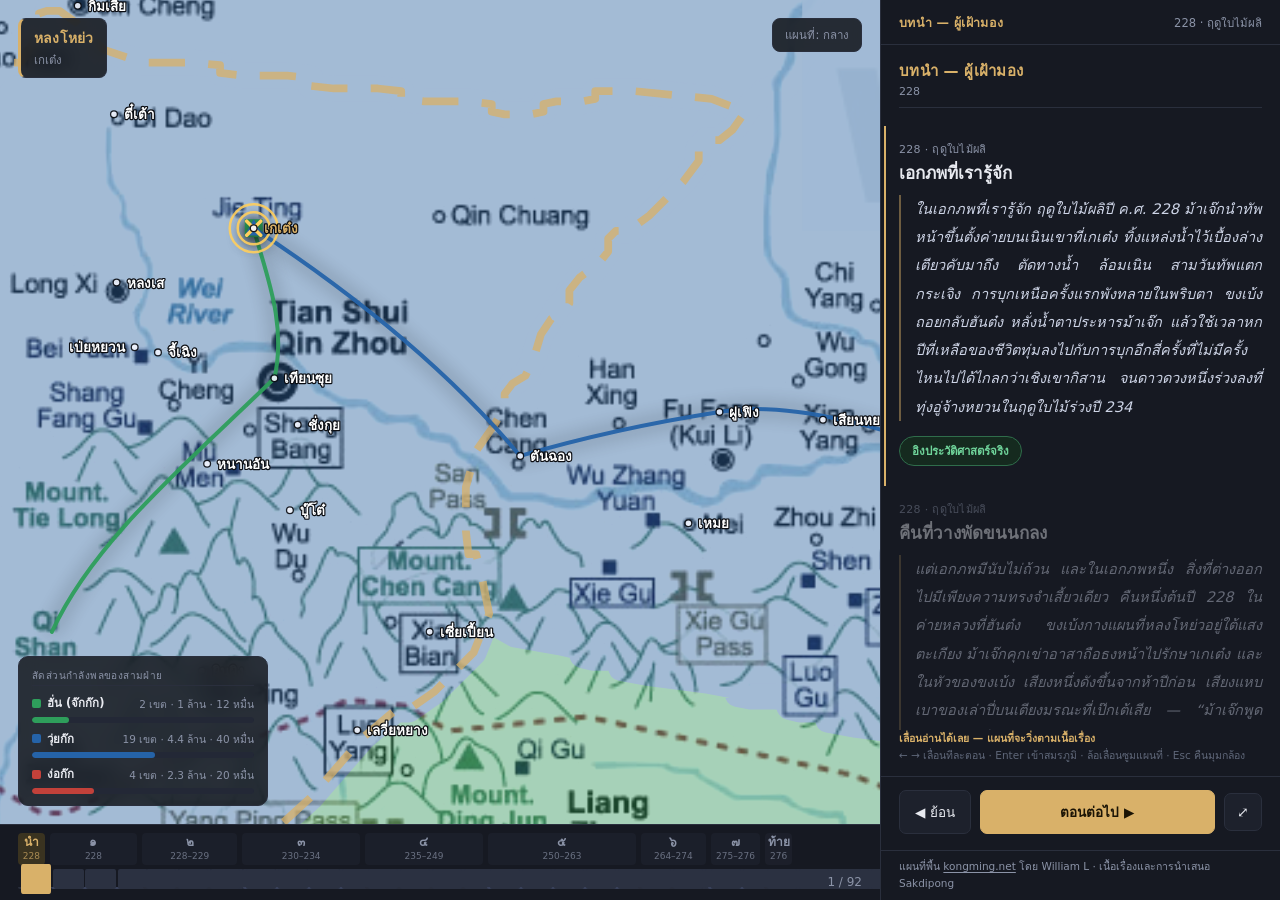
<file: index.html>
<!doctype html>
<html lang="th">
<head>
<meta charset="utf-8">
<meta name="viewport" content="width=device-width,initial-scale=1">
<title>สามก๊ก What If — ถ้าการบุกเหนือครั้งแรกของขงเบ้งสำเร็จ</title>
<link rel="stylesheet" href="css/style.css">
</head>
<body>

<div id="stage">
  <div id="where"></div>
  <button id="mapmode" title="สลับความเข้มของแผนที่พื้น">แผนที่: กลาง</button>
  <div id="hud"></div>
</div>

<div id="time">
  <div id="tstack">
    <div id="chapstrip"></div>
    <div id="track"></div>
  </div>
  <span id="counter">—</span>
</div>

<aside>
  <div class="head">
    <div id="nowchap"></div>
    <div id="nowyear"></div>
  </div>

  <!-- นิยายทั้งเรื่องอยู่ในนี้ เลื่อนอ่านต่อเนื่อง แผนที่วิ่งตามที่อ่าน -->
  <div class="body" id="reader"></div>

  <div class="hint">
    <b>เลื่อนอ่านได้เลย — แผนที่จะวิ่งตามเนื้อเรื่อง</b><br>
    ← → เลื่อนทีละตอน · Enter เข้าสมรภูมิ · ล้อเลื่อนซูมแผนที่ · Esc คืนมุมกล้อง
  </div>

  <div class="foot">
    <button id="btnPrev">◀ ย้อน</button>
    <button id="btnNext">ตอนต่อไป ▶</button>
    <button id="btnReset" title="คืนมุมกล้องทั้งแผ่นดิน">⤢</button>
  </div>

  <!-- DECISIONS §2 ล็อกไว้ว่าเครดิตแผนที่ต้องแสดงท้ายหน้าเสมอ — แผนที่พื้นเป็นงานของคนอื่น -->
  <div class="credit">
    แผนที่พื้น <a href="https://kongming.net/novel/maps/" target="_blank" rel="noopener noreferrer">kongming.net</a> โดย William L ·
    เนื้อเรื่องและการนำเสนอ Sakdipong
  </div>
</aside>

<!-- ══ โหมดสมรภูมิ — แผนที่ยุทธวิธี วาดเวกเตอร์ล้วน ไม่ใช้ภาพ (DECISIONS §5) ══ -->
<div id="battle" hidden>
  <div class="bwrap">
    <header class="bhead">
      <div>
        <h2 id="bTitle"></h2>
        <span id="bYear"></span>
      </div>
      <!-- คำว่า "กลับสู่แผนที่ใหญ่" ถูกซ่อนบนจอมือถือ เหลือแค่ ✕ ไม่งั้นปุ่มล้นออกนอกหัว -->
      <button id="bClose">✕<span class="blong"> กลับสู่แผนที่ใหญ่</span></button>
    </header>

    <div class="bmain">
      <svg id="bsvg" viewBox="0 0 1200 800" preserveAspectRatio="xMidYMid meet"></svg>
      <div class="bside">
        <div class="bsidehead">กำลังพลในสมรภูมิ</div>
        <div id="bRoster"></div>

        <div class="bsidehead" style="margin-top:6px">อ่านแผนที่</div>
        <div id="bTerrainKey"></div>

        <div class="blegend">
          <span><i class="bchip s-triangle"></i> ทหารม้า</span>
          <span><i class="bchip s-square"></i> ทหารราบ</span>
          <span><i class="bchip s-hex"></i> กองเรือ</span>
          <span><i class="bchip s-circle"></i> ป้อม/คลัง</span>
          <span><i class="bchip s-wagon"></i> ขบวนเสบียง</span>
        </div>
      </div>
    </div>

    <footer class="bfoot">
      <div id="bDots"></div>
      <div id="bPhaseNo"></div>
      <p id="bPhaseTxt"></p>
      <div class="bctrl">
        <button id="bPrev">◀ ย้อน</button>
        <button id="bPlay">▶ เล่นต่อเนื่อง</button>
        <button id="bNext">ระยะถัดไป ▶</button>
      </div>
    </footer>
  </div>
</div>

<!-- data ต้องมาก่อน engine เสมอ (DECISIONS กฎ 3 — ไม่มี fetch จะได้เปิดแบบ file:// ได้) -->
<script src="data/names.js"></script>
<script src="data/places.js"></script>
<script src="data/geo.js"></script>
<!-- รูปพื้นที่ที่ขยายจนไม่มีรูโหว่ สร้างจาก geo.js + ชายฝั่งจริง (tools/build_geo.js)
     ลบบรรทัดนี้ทิ้ง = กลับไปใช้รูปที่ลากด้วยมือใน geo.js ทันที -->
<script src="data/geo_fill.js"></script>
<script src="data/routes.js"></script>
<script src="data/timeline.js"></script>
<script src="data/battles/jieting228.js"></script>
<script src="data/battles/chencang229.js"></script>
<script src="data/battles/mei229.js"></script>
<script src="data/battles/twogates230.js"></script>
<script src="data/battles/yongan241.js"></script>
<script src="data/battles/wuguan244.js"></script>
<script src="data/battles/eastern255.js"></script>
<script src="data/battles/xuchang262.js"></script>
<script src="data/battles/xiling272.js"></script>
<script src="data/battles/conquestwu276.js"></script>

<script src="js/labeler.js"></script>
<script src="js/engine.js"></script>
<script src="js/strategic.js"></script>
<script src="js/battle.js"></script>
<script src="js/ui.js"></script>
<script>
  TK.map.init(document.getElementById('stage'));
  TK.battle.bind();
  TK.ui.init();
</script>
</body>
</html>
</file>
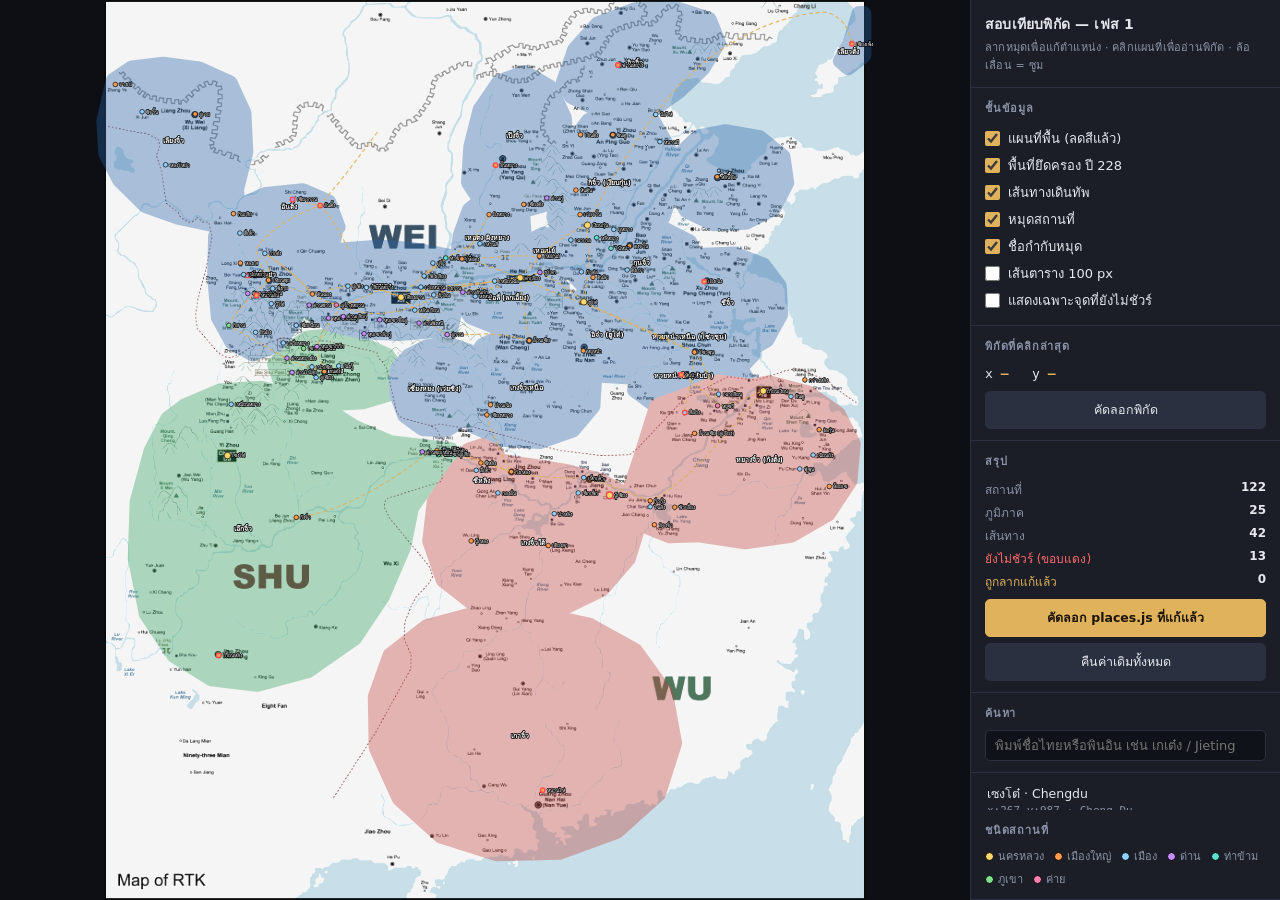
<file: tools/calibrate.html>
<!doctype html>
<html lang="th">
<head>
<meta charset="utf-8">
<title>สอบเทียบพิกัด — Three Kingdoms What If</title>
<style>
  :root{
    --han:#2E9E5B; --wei:#2563A8; --wu:#C2413A; --none:#9AA0A6;
    --bg:#12141a; --panel:#1b1e26; --line:#2c3040; --text:#e6e8ee; --dim:#8b93a7;
    --accent:#e0b25c;
  }
  *{box-sizing:border-box; margin:0; padding:0}
  html,body{height:100%; overflow:hidden}
  body{
    background:var(--bg); color:var(--text);
    font-family:"Leelawadee UI","Segoe UI",Tahoma,system-ui,sans-serif;
    display:flex;
  }

  /* ── แผนที่ ── */
  #stage{flex:1; position:relative; background:#0d0f14; cursor:grab}
  #stage.grabbing{cursor:grabbing}
  svg{width:100%; height:100%; display:block}
  #basemap{filter:saturate(.30) brightness(1.12) contrast(.92)}

  /* stroke สีเดียวกับ fill = ขยายรูปออกด้านละ ~17px
     ปิดช่องว่างระหว่างภูมิภาคโดยไม่ต้องแก้พิกัด และลบมุมเหลี่ยมให้ดูเป็นดินแดนจริง
     ตั้ง opacity ที่ <g> ไม่ใช่ที่ path — ไม่งั้น stroke ทับ fill แล้วเกิดขอบเข้มรอบรูป */
  #gRegions{opacity:.36}
  .region{stroke-width:34; stroke-linejoin:round; cursor:pointer}
  .region:hover{filter:brightness(1.5)}
  .region-label{fill:#fff; font-size:15px; font-weight:600; text-anchor:middle;
    paint-order:stroke; stroke:#000; stroke-width:3.5px; stroke-linejoin:round; pointer-events:none}

  .route{fill:none; stroke:var(--accent); stroke-width:2.6; stroke-dasharray:9 6; opacity:.9}
  .route-hit{fill:none; stroke:transparent; stroke-width:14; cursor:pointer}

  .pin{cursor:move}
  .pin circle{stroke:#000; stroke-width:1.4}
  .pin.t-capital circle{fill:#ffd76a; r:7}
  .pin.t-city    circle{fill:#ff9d4d}
  .pin.t-town    circle{fill:#8fd0ff}
  .pin.t-pass    circle{fill:#c88cff}
  .pin.t-ford    circle{fill:#5ee0d0}
  .pin.t-mountain circle{fill:#7ee08a}
  .pin.t-camp    circle{fill:#ff7fb0}
  .pin.needs-check circle{stroke:#ff4d4d; stroke-width:3}
  .pin.moved circle{stroke:var(--accent); stroke-width:3}
  .pin text{fill:#fff; font-size:11px; paint-order:stroke; stroke:#000;
    stroke-width:3px; stroke-linejoin:round; pointer-events:none}
  .pin.hi circle{stroke:#fff; stroke-width:4}

  #grid line{stroke:#5cf; stroke-width:.5; opacity:.3}
  #grid text{fill:#5cf; font-size:9px; opacity:.75}

  /* ── แผงควบคุม ── */
  aside{
    width:310px; flex:none; background:var(--panel); border-left:1px solid var(--line);
    display:flex; flex-direction:column; overflow:hidden;
  }
  aside h1{font-size:14px; padding:13px 14px; border-bottom:1px solid var(--line); letter-spacing:.2px}
  aside h1 small{display:block; color:var(--dim); font-weight:400; font-size:11px; margin-top:3px}
  .sec{padding:11px 14px; border-bottom:1px solid var(--line)}
  .sec h2{font-size:11px; color:var(--dim); text-transform:uppercase;
    letter-spacing:.8px; margin-bottom:8px; font-weight:600}
  label.chk{display:flex; align-items:center; gap:8px; font-size:13px; padding:3px 0; cursor:pointer}
  input[type=checkbox]{accent-color:var(--accent); width:15px; height:15px}
  input[type=search]{
    width:100%; background:#0f1218; border:1px solid var(--line); color:var(--text);
    padding:7px 9px; border-radius:5px; font-size:13px; font-family:inherit;
  }
  #readout{font-family:Consolas,monospace; font-size:13px; line-height:1.7}
  #readout b{color:var(--accent)}
  .stat{display:flex; justify-content:space-between; font-size:12px; padding:2px 0; color:var(--dim)}
  .stat b{color:var(--text)}
  button{
    width:100%; background:#2a3040; color:var(--text); border:1px solid var(--line);
    padding:8px; border-radius:5px; font-size:12.5px; cursor:pointer;
    font-family:inherit; margin-top:6px;
  }
  button:hover{background:#333b4f; border-color:var(--accent)}
  button.primary{background:var(--accent); color:#1a1408; border-color:var(--accent); font-weight:600}
  #hits{flex:1; overflow-y:auto; padding:6px 8px}
  #hits .row{padding:6px 8px; border-radius:5px; cursor:pointer; font-size:12.5px; line-height:1.45}
  #hits .row:hover{background:#252b38}
  #hits .row small{color:var(--dim); display:block; font-family:Consolas,monospace; font-size:11px}
  #hits .row.flag{border-left:3px solid #ff4d4d; padding-left:7px}
  #toast{
    position:fixed; left:50%; bottom:26px; transform:translateX(-50%);
    background:var(--accent); color:#1a1408; padding:10px 20px; border-radius:6px;
    font-size:13px; font-weight:600; opacity:0; transition:opacity .25s; pointer-events:none;
  }
  #toast.on{opacity:1}
  .legend{display:flex; flex-wrap:wrap; gap:5px 10px; font-size:11px; color:var(--dim)}
  .legend i{display:inline-block; width:9px; height:9px; border-radius:50%;
    margin-right:4px; vertical-align:-1px; border:1px solid #000}
</style>
</head>
<body>

<div id="stage">
  <svg id="map" viewBox="0 0 1650 1950" preserveAspectRatio="xMidYMid meet">
    <image id="basemap" href="../assets/map.jpg" x="0" y="0" width="1650" height="1950"/>
    <g id="gRegions"></g>
    <g id="gRegionLabels"></g>
    <g id="gRoutes"></g>
    <g id="grid"></g>
    <g id="gPins"></g>
  </svg>
</div>

<aside>
  <h1>สอบเทียบพิกัด — เฟส 1
    <small>ลากหมุดเพื่อแก้ตำแหน่ง · คลิกแผนที่เพื่ออ่านพิกัด · ล้อเลื่อน = ซูม</small></h1>

  <div class="sec">
    <h2>ชั้นข้อมูล</h2>
    <label class="chk"><input type="checkbox" id="cBase" checked> แผนที่พื้น (ลดสีแล้ว)</label>
    <label class="chk"><input type="checkbox" id="cRegions" checked> พื้นที่ยึดครอง ปี 228</label>
    <label class="chk"><input type="checkbox" id="cRoutes" checked> เส้นทางเดินทัพ</label>
    <label class="chk"><input type="checkbox" id="cPins" checked> หมุดสถานที่</label>
    <label class="chk"><input type="checkbox" id="cLabels" checked> ชื่อกำกับหมุด</label>
    <label class="chk"><input type="checkbox" id="cGrid"> เส้นตาราง 100 px</label>
    <label class="chk"><input type="checkbox" id="cOnlyChk"> แสดงเฉพาะจุดที่ยังไม่ชัวร์</label>
  </div>

  <div class="sec">
    <h2>พิกัดที่คลิกล่าสุด</h2>
    <div id="readout">x <b>—</b> &nbsp; y <b>—</b></div>
    <button id="bCopy">คัดลอกพิกัด</button>
  </div>

  <div class="sec">
    <h2>สรุป</h2>
    <div class="stat"><span>สถานที่</span><b id="nPlaces">0</b></div>
    <div class="stat"><span>ภูมิภาค</span><b id="nRegions">0</b></div>
    <div class="stat"><span>เส้นทาง</span><b id="nRoutes">0</b></div>
    <div class="stat"><span style="color:#ff6b6b">ยังไม่ชัวร์ (ขอบแดง)</span><b id="nChk">0</b></div>
    <div class="stat"><span style="color:#e0b25c">ถูกลากแก้แล้ว</span><b id="nMoved">0</b></div>
    <button id="bExport" class="primary">คัดลอก places.js ที่แก้แล้ว</button>
    <button id="bReset">คืนค่าเดิมทั้งหมด</button>
  </div>

  <div class="sec">
    <h2>ค้นหา</h2>
    <input type="search" id="q" placeholder="พิมพ์ชื่อไทยหรือพินอิน เช่น เกเต๋ง / Jieting">
  </div>

  <div id="hits"></div>

  <div class="sec">
    <h2>ชนิดสถานที่</h2>
    <div class="legend">
      <span><i style="background:#ffd76a"></i>นครหลวง</span>
      <span><i style="background:#ff9d4d"></i>เมืองใหญ่</span>
      <span><i style="background:#8fd0ff"></i>เมือง</span>
      <span><i style="background:#c88cff"></i>ด่าน</span>
      <span><i style="background:#5ee0d0"></i>ท่าข้าม</span>
      <span><i style="background:#7ee08a"></i>ภูเขา</span>
      <span><i style="background:#ff7fb0"></i>ค่าย</span>
    </div>
  </div>
</aside>

<div id="toast"></div>

<script src="../data/names.js"></script>
<script src="../data/places.js"></script>
<script src="../data/geo.js"></script>
<script src="../data/routes.js"></script>
<script>
(function(){
  const SVG = "http://www.w3.org/2000/svg";
  const svg  = document.getElementById('map');
  const stage= document.getElementById('stage');
  const P = TK.places, R = TK.regions, RT = TK.routes, F = TK.factions;
  const ORIG = JSON.parse(JSON.stringify(P));      // สำเนาต้นฉบับไว้ reset
  const moved = new Set();
  const el = id => document.getElementById(id);
  const mk = (n,a={}) => { const e=document.createElementNS(SVG,n);
    for(const k in a) e.setAttribute(k,a[k]); return e; };

  /* ── วาดภูมิภาค ── */
  for(const id in R){
    const r = R[id];
    const p = mk('path',{d:r.d, class:'region',
                         fill:F[r.owner].color, stroke:F[r.owner].color});
    p.dataset.id = id;
    const rti = mk('title');
    rti.textContent = `${r.th} (${r.py}) — ${F[r.owner].th}`;
    p.append(rti);
    el('gRegions').append(p);
    if(r.labelAt){
      const t = mk('text',{x:r.labelAt[0], y:r.labelAt[1], class:'region-label'});
      t.textContent = r.th;
      el('gRegionLabels').append(t);
    }
  }

  /* ── วาดเส้นทาง ── */
  for(const id in RT){
    const rt = RT[id];
    const hit = mk('path',{d:rt.d, class:'route-hit'});
    const hti = mk('title');
    hti.textContent = rt.th;
    hit.append(hti);
    el('gRoutes').append(hit);
    el('gRoutes').append(mk('path',{d:rt.d, class:'route'}));
  }

  /* ── วาดหมุด ── */
  const pinOf = {};
  for(const id in P){
    const pl = P[id];
    const g = mk('g',{class:`pin t-${pl.type}` + (pl.chk?' needs-check':'')});
    g.dataset.id = id;
    g.append(mk('circle',{cx:pl.x, cy:pl.y, r: pl.type==='capital'?7:5}));
    const t = mk('text',{x:pl.x+9, y:pl.y+4});
    t.textContent = pl.th;
    g.append(t);
    const ti = mk('title');
    ti.textContent = `${pl.th} / ${pl.py}\nบนแผนที่: ${pl.map || '— ไม่มีป้าย —'}\nx:${pl.x} y:${pl.y}`;
    g.append(ti);
    el('gPins').append(g);
    pinOf[id] = g;
  }

  /* ── เส้นตาราง ── */
  (function(){ const g = el('grid');
    for(let x=0; x<=1650; x+=100){
      g.append(mk('line',{x1:x,y1:0,x2:x,y2:1950}));
      const t=mk('text',{x:x+3,y:12}); t.textContent=x; g.append(t);
    }
    for(let y=0; y<=1950; y+=100){
      g.append(mk('line',{x1:0,y1:y,x2:1650,y2:y}));
      const t=mk('text',{x:3,y:y-3}); t.textContent=y; g.append(t);
    }
  })();

  /* ── สลับชั้น ── */
  const layer = (cb, node, disp='') =>
    el(cb).onchange = e => node.style.display = e.target.checked ? disp : 'none';
  layer('cBase',    el('basemap'));
  layer('cRegions', el('gRegions'));
  layer('cRoutes',  el('gRoutes'));
  layer('cPins',    el('gPins'));
  el('cRegions').addEventListener('change', e =>
    el('gRegionLabels').style.display = e.target.checked ? '' : 'none');
  el('cGrid').onchange = e => el('grid').style.display = e.target.checked ? '' : 'none';
  el('grid').style.display = 'none';
  el('cLabels').onchange = e =>
    el('gPins').querySelectorAll('text').forEach(t =>
      t.style.display = e.target.checked ? '' : 'none');
  el('cOnlyChk').onchange = e =>
    Object.entries(pinOf).forEach(([id,g]) =>
      g.style.display = (!e.target.checked || P[id].chk) ? '' : 'none');

  /* ── แปลงพิกัดจอ → พิกัดแผนที่ ── */
  function toMap(evt){
    const pt = svg.createSVGPoint();
    pt.x = evt.clientX; pt.y = evt.clientY;
    const m = pt.matrixTransform(svg.getScreenCTM().inverse());
    return {x: Math.round(m.x), y: Math.round(m.y)};
  }

  /* ── ซูม / แพน viewBox (พิสูจน์กลไกตาม DECISIONS §5) ── */
  let vb = {x:0, y:0, w:1650, h:1950};
  const applyVB = () => svg.setAttribute('viewBox', `${vb.x} ${vb.y} ${vb.w} ${vb.h}`);

  stage.addEventListener('wheel', e => {
    e.preventDefault();
    const p = toMap(e);
    const k = e.deltaY > 0 ? 1.15 : 1/1.15;
    const nw = Math.min(1650*2, Math.max(120, vb.w*k));
    const nh = nw * (1950/1650);
    vb.x = p.x - (p.x - vb.x) * (nw/vb.w);
    vb.y = p.y - (p.y - vb.y) * (nh/vb.h);
    vb.w = nw; vb.h = nh;
    applyVB();
  }, {passive:false});

  let panFrom = null, dragId = null;

  stage.addEventListener('mousedown', e => {
    const pin = e.target.closest('.pin');
    if(pin){ dragId = pin.dataset.id; e.preventDefault(); return; }
    panFrom = {mx:e.clientX, my:e.clientY, vx:vb.x, vy:vb.y};
    stage.classList.add('grabbing');
  });

  window.addEventListener('mousemove', e => {
    if(dragId){
      const p = toMap(e);
      P[dragId].x = p.x; P[dragId].y = p.y;
      const g = pinOf[dragId];
      g.querySelector('circle').setAttribute('cx', p.x);
      g.querySelector('circle').setAttribute('cy', p.y);
      g.querySelector('text').setAttribute('x', p.x+9);
      g.querySelector('text').setAttribute('y', p.y+4);
      g.classList.add('moved');
      moved.add(dragId);
      show(p); stats();
      return;
    }
    if(panFrom){
      const sc = vb.w / stage.clientWidth;
      vb.x = panFrom.vx - (e.clientX - panFrom.mx) * sc;
      vb.y = panFrom.vy - (e.clientY - panFrom.my) * sc;
      applyVB();
    }
  });

  window.addEventListener('mouseup', () => {
    dragId = null; panFrom = null; stage.classList.remove('grabbing');
  });

  /* ── อ่านพิกัดจากการคลิก ── */
  let last = {x:0,y:0};
  const show = p => { last = p;
    el('readout').innerHTML = `x <b>${p.x}</b> &nbsp; y <b>${p.y}</b>`; };
  stage.addEventListener('click', e => { if(!panMoved) show(toMap(e)); });
  let panMoved = false;
  stage.addEventListener('mousedown', () => panMoved = false);
  stage.addEventListener('mousemove', () => { if(panFrom) panMoved = true; });

  el('bCopy').onclick = () => copy(`x:${last.x}, y:${last.y}`, 'คัดลอกพิกัดแล้ว');

  /* ── ค้นหา + บินไปหา ── */
  function flyTo(id){
    const pl = P[id];
    vb.w = 340; vb.h = 340*(1950/1650);
    vb.x = pl.x - vb.w/2; vb.y = pl.y - vb.h/2;
    applyVB();
    Object.values(pinOf).forEach(g => g.classList.remove('hi'));
    pinOf[id].classList.add('hi');
    show({x:pl.x, y:pl.y});
  }
  function render(term){
    const t = (term||'').trim().toLowerCase();
    const list = Object.entries(P)
      .filter(([id,pl]) => !t || pl.th.includes(t) ||
              pl.py.toLowerCase().includes(t) || id.includes(t))
      .slice(0, 120);
    el('hits').innerHTML = list.map(([id,pl]) =>
      `<div class="row${pl.chk?' flag':''}" data-id="${id}">${pl.th} · ${pl.py}
        <small>x:${pl.x} y:${pl.y} · ${pl.map || 'ไม่มีป้ายบนแผนที่'}</small></div>`).join('');
    el('hits').querySelectorAll('.row').forEach(r =>
      r.onclick = () => flyTo(r.dataset.id));
  }
  el('q').oninput = e => render(e.target.value);

  /* ── ส่งออก / คืนค่า ── */
  el('bExport').onclick = () => {
    const body = Object.entries(P).map(([id,p]) => {
      const f = [`th:"${p.th}"`, `py:"${p.py}"`, `map:${p.map===null?'null':`"${p.map}"`}`,
                 `x:${p.x}`, `y:${p.y}`, `type:"${p.type}"`];
      if(p.chk) f.push('chk:true');
      return `  ${id}: { ${f.join(', ')} }`;
    }).join(',\n');
    copy(`window.TK = window.TK || {};\nwindow.TK.places = {\n${body}\n};\n`,
         `คัดลอก places.js แล้ว (แก้ ${moved.size} จุด)`);
  };
  el('bReset').onclick = () => {
    for(const id in ORIG){
      P[id].x = ORIG[id].x; P[id].y = ORIG[id].y;
      const g = pinOf[id];
      g.querySelector('circle').setAttribute('cx', P[id].x);
      g.querySelector('circle').setAttribute('cy', P[id].y);
      g.querySelector('text').setAttribute('x', P[id].x+9);
      g.querySelector('text').setAttribute('y', P[id].y+4);
      g.classList.remove('moved');
    }
    moved.clear(); stats(); render(el('q').value);
    toast('คืนค่าเดิมแล้ว');
  };

  function copy(text, msg){
    navigator.clipboard.writeText(text).then(() => toast(msg))
      .catch(() => {                                   // file:// บางเครื่องบล็อก clipboard
        const ta = document.createElement('textarea');
        ta.value = text; document.body.append(ta); ta.select();
        document.execCommand('copy'); ta.remove(); toast(msg);
      });
  }
  let tid;
  function toast(m){
    const t = el('toast'); t.textContent = m; t.classList.add('on');
    clearTimeout(tid); tid = setTimeout(() => t.classList.remove('on'), 1800);
  }

  function stats(){
    el('nPlaces').textContent  = Object.keys(P).length;
    el('nRegions').textContent = Object.keys(R).length;
    el('nRoutes').textContent  = Object.keys(RT).length;
    el('nChk').textContent     = Object.values(P).filter(p => p.chk).length;
    el('nMoved').textContent   = moved.size;
  }

  stats(); render('');
})();
</script>
</body>
</html>
</file>
<file: css/style.css>
/* style.css — เฟส 2 (shell) · design pass เต็มอยู่ในเฟส 6 */

:root{
  --han:#2E9E5B; --wei:#2563A8; --wu:#C2413A;
  --bg:#0e1015; --panel:#161922; --panel2:#1d212c; --line:#2a2f3d;
  --text:#e8eaf0; --dim:#8b93a7; --gold:#d9b169;
  --pad:18px;
}
*{box-sizing:border-box; margin:0; padding:0}
html,body{height:100%; overflow:hidden}
body{
  background:var(--bg); color:var(--text);
  font-family:"Leelawadee UI","Segoe UI",Tahoma,system-ui,sans-serif;
  display:grid;
  /* ⚠ ต้องเป็น minmax(0,1fr) ไม่ใช่ 1fr เฉย ๆ
     `1fr` ย่อมาจาก minmax(auto,1fr) ซึ่ง auto = ขนาดต่ำสุดของเนื้อหาข้างใน
     <svg viewBox="0 0 1650 1950"> มีสัดส่วนในตัว เบราว์เซอร์จึงคิดขนาดขั้นต่ำให้
     แล้วคอลัมน์แผนที่บานเกินพื้นที่จริง ดันพาเนลนิยายออกนอกจอ
     (ใส่ min-width:0 ที่ตัว element อย่างเดียวไม่พอ ต้องแก้ที่ track ของ grid ด้วย) */
  grid-template-columns:minmax(0,1fr) 400px;
  grid-template-rows:minmax(0,1fr) auto;
  grid-template-areas:"map side" "time side";
}

/* ══ แผนที่ ══
   ⚠ min-height/min-width:0 ห้ามตัดออก
   grid item มีค่าปริยาย min-height:auto = หดต่ำกว่าเนื้อหาข้างในไม่ได้
   และ <svg viewBox="0 0 1650 1950"> ที่ width:100% มีสัดส่วนในตัว
   เบราว์เซอร์จึงคิดความสูงให้เป็น กว้าง×(1950/1650) — จอกว้าง 1900px = สูง 2245px
   แถวแผนที่จะบานตามนั้นแล้วดันพาเนลนิยายกับแถบเวลาตกขอบจอไปทั้งหมด */
#stage{grid-area:map; position:relative; overflow:hidden; background:#0b0d12; cursor:grab;
  min-height:0; min-width:0}
#stage.grabbing{cursor:grabbing}
#tkmap{width:100%; height:100%; display:block; touch-action:none;
  min-height:0; min-width:0}
/* ความเข้มของแผนที่พื้น — เดิมฟอกจนซีดเพื่อให้ชื่อไทยชนะชื่ออังกฤษที่พิมพ์ติดมากับภาพ
   ซึ่งเป็นการแก้ผิดจุด (ทำลายแผนที่เพื่อช่วยตัวหนังสือ)
   ที่ถูกคือให้ป้ายมีฮาโลของตัวเองแล้วคืนสีภูมิประเทศให้เห็นแม่น้ำกับภูเขา
   กดปุ่มมุมขวาบนสลับได้สามระดับ */
#basemap{filter:saturate(.45) brightness(1.04) contrast(.9); transition:filter .3s ease}
#stage.map-faint #basemap{filter:saturate(.18) brightness(1.30) contrast(.72)}
#stage.map-rich  #basemap{filter:saturate(.85) brightness(.96) contrast(1)}

#mapmode{position:absolute; right:var(--pad); top:var(--pad); z-index:5;
  background:rgba(14,16,21,.84); backdrop-filter:blur(9px);
  border:1px solid var(--line); border-radius:8px; padding:7px 12px;
  font-size:11.5px; color:var(--dim); cursor:pointer; font-family:inherit}
#mapmode:hover{color:var(--text); border-color:var(--gold)}

/* กันเส้นที่ลืมสั่ง fill ไม่ให้กลายเป็นก้อนทึบ — ยกเว้นชั้นพื้นที่ยึดครองที่ต้องระบายจริง */
#tkmap path:not(.region){fill:none}

#L-regions{opacity:.38}
/* เคยเป็น 34 เพื่อ "พอง" รูปให้ไปปิดรอยต่อระหว่างโพลิกอนที่ลากด้วยมือแล้วไม่ชนกัน
   ผลข้างเคียงคือมุมมนหมดจนดูเหมือนแต้มสี และสีล้นลงทะเล
   ตอนนี้รูปมาจาก geo_fill.js ซึ่งชนกันเองพอดีอยู่แล้ว
   เหลือไว้ 10 (พองออกด้านละ 5) เพื่อกลบเสี้ยวขาวที่การลดจุดกินขอบเข้ามา
   เพื่อนบ้านทับกันนิดหน่อยไม่เป็นไร เพราะจุดที่ทับคือเส้นแบ่งที่ติดกันอยู่แล้ว */
.region{stroke-width:10; stroke-linejoin:round;
  transition:fill .9s ease, stroke .9s ease}
.region.flip{animation:flip 1.1s ease}
@keyframes flip{0%{filter:brightness(2.4)} 100%{filter:none}}

/* ป้ายบอกว่าตอนนี้กล้องกำลังเล็งอะไรอยู่ */
#where{position:absolute; left:var(--pad); top:var(--pad); z-index:5;
  background:rgba(14,16,21,.84); backdrop-filter:blur(9px);
  border:1px solid var(--line); border-left:3px solid var(--gold);
  border-radius:8px; padding:8px 13px; pointer-events:none;
  opacity:0; transform:translateY(-5px); transition:opacity .3s ease, transform .3s ease}
#where.on{opacity:1; transform:none}
#where b{display:block; font-size:14px; color:var(--gold); letter-spacing:.2px}
#where span{display:block; font-size:11.5px; color:var(--dim); margin-top:2px}

/* กรอบเน้นเขตที่กำลังดู */
.region-focus{fill:none; stroke:var(--gold); stroke-width:3; stroke-opacity:.75;
  stroke-dasharray:14 9; stroke-linejoin:round; pointer-events:none;
  animation:focusIn .6s ease}
@keyframes focusIn{from{stroke-opacity:0} to{stroke-opacity:.75}}

.pin circle{fill:#f3f6ff; stroke:#0b0d12; stroke-width:1.4; opacity:.9}
.pin.t-capital circle{fill:var(--gold); stroke-width:2}

/* ป้ายกับหมุดเฟดหายระหว่างกล้องเคลื่อน แล้วโผล่กลับมาตอนนิ่ง
   ทั้งเร็วกว่าและดูดีกว่าปล่อยให้วิ่งสะบัดตามกล้อง */
#L-labels, #L-pins{transition:opacity .28s ease}

.plabel{
  fill:#fff; font-weight:600; paint-order:stroke;
  stroke:#0b0d12; stroke-linejoin:round; pointer-events:none;
  dominant-baseline:alphabetic;
}
.plabel.hot{fill:var(--gold)}

/* หมุด/ลูกศร/ปะทะ ของฉากปัจจุบัน */
.mk-halo{fill:var(--gold); opacity:.22; animation:pulse 2.2s ease-in-out infinite}
.mk-dot{fill:var(--gold); stroke:#0b0d12; stroke-width:1.5}
.mk-label{fill:var(--gold); font-weight:700;
  paint-order:stroke; stroke:#0b0d12; stroke-linejoin:round}
@keyframes pulse{0%,100%{r:13; opacity:.22} 50%{r:19; opacity:.06}}

.mk-route{fill:none; stroke-width:4; stroke-linecap:round; opacity:.95;
  filter:drop-shadow(0 0 4px rgba(0,0,0,.6))}
/* ถอยทัพ: เส้นจางกว่าและหน่วยเป็นโครงกลวง ให้อ่านออกทันทีว่าไม่ใช่การบุก */
.mk-route.retreat{opacity:.6}
.mk-unit.retreat{opacity:.85}
.mk-unit{filter:drop-shadow(0 1px 3px rgba(0,0,0,.8))}
/* บั๊กเดียวกับวงไฟในสมรภูมิ — ต้องมี transform-box ไม่งั้นวงแหวนเหวี่ยงหลุดตำแหน่ง */
.mk-clash-ring{fill:none; stroke:#ffcf5c; stroke-width:2.5; opacity:.9;
  animation:ring 1.6s ease-out infinite;
  transform-box:fill-box; transform-origin:center}
.mk-clash-ring.r2{animation-delay:.55s}
.mk-clash-x{fill:none; stroke:#ffcf5c; stroke-width:3.5; stroke-linecap:round}
@keyframes ring{0%{transform:scale(.5); opacity:1} 100%{transform:scale(1.5); opacity:0}}

/* ══ แถบเวลา ══ */
#time{grid-area:time; background:var(--panel); border-top:1px solid var(--line);
  padding:8px var(--pad) 11px; display:flex; align-items:flex-end; gap:14px}
#tstack{flex:1; display:flex; flex-direction:column; gap:4px; min-width:0}

/* แถวภาค — กดกระโดดไปต้นภาคได้ */
#chapstrip{display:flex; gap:5px}
.chapbtn{flex:1 1 0; min-width:0; padding:3px 2px 4px; border:0; border-radius:4px;
  background:#21263280; color:var(--dim); cursor:pointer; line-height:1.15;
  display:flex; flex-direction:column; align-items:center; gap:1px;
  transition:background .18s, color .18s}
.chapbtn b{font-size:12px; font-weight:700}
.chapbtn i{font-size:9px; font-style:normal; opacity:.7; white-space:nowrap;
  overflow:hidden; text-overflow:clip}
.chapbtn:hover{background:#2e3546; color:var(--text)}
.chapbtn.now{background:#3a3320; color:var(--gold)}

#track{display:flex; gap:5px; height:20px; cursor:ew-resize; touch-action:none}
#chapstrip{touch-action:none}
#track.scrubbing .tcell{transition:none}
.hint b{color:var(--gold); font-weight:600}
.tgrp{display:flex; gap:2px; flex:1 1 0; min-width:0; padding:0 3px;
  border-bottom:2px solid var(--line); border-radius:2px}
.tgrp:nth-child(even){border-bottom-color:#39415a}
.tcell{flex:1; min-width:5px; border:0; border-radius:2px; cursor:pointer;
  background:#2b3141; transition:background .2s, transform .15s}
.tcell:hover{background:#48516b; transform:scaleY(1.25)}
.tcell.done{background:#4a5570}
.tcell.now{background:var(--gold); transform:scaleY(1.5)}
#counter{color:var(--dim); font-size:12px; font-variant-numeric:tabular-nums; min-width:56px;
  text-align:right}

/* ══ HUD ══ */
#hud{position:absolute; left:var(--pad); bottom:var(--pad); width:250px;
  background:rgba(14,16,21,.82); backdrop-filter:blur(9px);
  border:1px solid var(--line); border-radius:10px; padding:11px 13px;
  display:flex; flex-direction:column; gap:7px}
/* หัวข้อบอกว่าหลอดวัดอะไร — ถ้าไม่บอก คนอ่านเดาไม่ออกว่าเทียบกับอะไร */
.hhead{font-size:10px; color:var(--dim); letter-spacing:.4px;
  padding-bottom:2px; border-bottom:1px solid var(--line); margin-bottom:1px}
.hrow{display:flex; flex-direction:column; gap:4px; font-size:11.5px}
.htop{display:flex; justify-content:space-between; align-items:baseline; gap:8px}
.hname{font-weight:700; color:var(--text); display:flex; align-items:center; gap:6px}
.hdot{width:9px; height:9px; border-radius:2px; flex:none; display:inline-block}
.hbar{height:6px; background:#232836; border-radius:3px; overflow:hidden}
.hbar i{display:block; height:100%; width:0; border-radius:3px; transition:width .9s ease}
.hnum{color:var(--dim); font-size:10.5px; font-variant-numeric:tabular-nums; white-space:nowrap}

/* ══ แผงเนื้อเรื่อง ══ */
aside{grid-area:side; background:var(--panel); border-left:1px solid var(--line);
  display:flex; flex-direction:column; overflow:hidden; min-height:0; min-width:0}
/* แถบบนบอกว่าอ่านถึงภาคไหนปีไหน ค้างอยู่กับที่ตลอด */
.head{padding:13px var(--pad) 11px; border-bottom:1px solid var(--line);
  display:flex; justify-content:space-between; align-items:baseline; gap:10px}
#nowchap{color:var(--gold); font-size:12.5px; font-weight:700; letter-spacing:.3px}
#nowyear{color:var(--dim); font-size:11.5px; white-space:nowrap}

/* เครดิตแผนที่ — DECISIONS §2 บังคับให้แสดงท้ายหน้าเสมอ ห้ามซ่อนแม้บนจอแคบ
   flex:none กันไม่ให้โดนบีบหายตอนคอลัมน์นิยายยาว */
.credit{flex:none; padding:7px var(--pad) 9px; border-top:1px solid var(--line);
  font-size:10.5px; line-height:1.55; color:var(--dim)}
.credit a{color:var(--dim); text-decoration:underline; text-underline-offset:2px}
.credit a:hover{color:var(--gold)}

/* ══ นิยาย ══ */
.body{flex:1 1 0; min-height:0; overflow-y:auto; padding:8px var(--pad) 0;
  scroll-behavior:smooth}

.chapmark{margin:26px 0 18px; padding-bottom:9px; border-bottom:1px solid var(--line)}
.chapmark:first-child{margin-top:6px}
.chapmark b{display:block; color:var(--gold); font-size:15px; letter-spacing:.3px}
.chapmark i{display:block; color:var(--dim); font-size:11px; font-style:normal; margin-top:2px}

.beat{padding:14px 0 20px; opacity:.42; transition:opacity .35s ease;
  border-left:2px solid transparent; padding-left:13px; margin-left:-15px;
  transition:opacity .35s ease, border-color .35s ease}
.beat.now{opacity:1; border-left-color:var(--gold)}
.beat:hover{opacity:.75}
.beat.now:hover{opacity:1}
.bmeta{color:var(--dim); font-size:11px; letter-spacing:.3px}
.btitle{font-size:17px; font-weight:700; line-height:1.4; margin:4px 0 9px}

.text{font-size:14.5px; line-height:1.95; text-indent:1.6em; text-align:justify}
.text.watcher{
  font-style:italic; color:#cdd4e6; text-indent:0;
  border-left:2px solid rgba(217,177,105,.45); padding-left:14px;
}
.gobattle{width:100%; margin-top:14px; background:#3a2418; border:1px solid #7a4a2c;
  color:#ffc48a; font-weight:700; border-radius:7px; padding:10px; cursor:pointer;
  font-family:inherit; font-size:13.5px}
.gobattle:hover{background:#4a2e1e}

/* ประกาศพื้นที่เปลี่ยนมือ — อยู่ในตอนนั้นเลย คนอ่านเห็นพร้อมข้อความ */
.chg:not(:empty){margin-top:15px}
.chead{font-size:10.5px; color:var(--dim); text-transform:uppercase;
  letter-spacing:.8px; font-weight:600; margin-bottom:7px}
.crow{display:flex; align-items:center; gap:8px; font-size:12.5px;
  padding:7px 11px; margin-bottom:5px; border-radius:7px;
  background:#20242f; border-left:3px solid var(--gold)}
.cname{flex:1; font-weight:700}
.carrow{color:var(--dim)}
.cfrom, .cto{font-weight:600}

.fact{display:inline-block; margin-top:15px; padding:5px 12px; border-radius:20px;
  font-size:11.5px; font-weight:700; cursor:pointer; user-select:none; border:1px solid}
.f-real{color:#6fd39a; border-color:#2f6d4b; background:#152a1f}
.f-fic {color:#e78ba3; border-color:#7a3547; background:#2b1620}
.f-mix {color:#e8c274; border-color:#7a6231; background:#2a2416}
.fnote{max-height:0; overflow:hidden; transition:max-height .3s ease, margin .3s;
  font-size:12.5px; line-height:1.8; color:var(--dim)}
.fnote.open{max-height:340px; margin-top:10px}

.foot{padding:13px var(--pad) 16px; border-top:1px solid var(--line);
  display:flex; gap:9px; align-items:center}
button{font-family:inherit; font-size:13.5px; cursor:pointer; border-radius:7px;
  border:1px solid var(--line); background:var(--panel2); color:var(--text);
  padding:10px 15px; transition:background .15s, border-color .15s}
button:hover:not(:disabled){background:#282e3d; border-color:#454e66}
button:disabled{opacity:.32; cursor:default}
#btnNext{flex:1; background:var(--gold); color:#1b1405; border-color:var(--gold);
  font-weight:700}
#btnNext:hover:not(:disabled){background:#e8c27f}
#btnBattle{width:100%; margin-bottom:11px; background:#3a2418; border-color:#7a4a2c;
  color:#ffc48a; font-weight:700}
#btnBattle:hover{background:#4a2e1e}
#btnReset{padding:10px 12px}

.hint{padding:0 var(--pad) 13px; color:#5f6779; font-size:10.5px; line-height:1.6}

::-webkit-scrollbar{width:9px}
::-webkit-scrollbar-thumb{background:#333a4c; border-radius:5px}
::-webkit-scrollbar-track{background:transparent}

/* ══════════ โหมดสมรภูมิ ══════════ */
#battle{position:fixed; inset:0; z-index:50; background:#080a0e;
  opacity:0; transition:opacity .3s ease}
#battle.on{opacity:1}
.bwrap{height:100%; display:grid; grid-template-rows:auto 1fr auto;
  transform:scale(.97); transition:transform .32s cubic-bezier(.2,.8,.3,1)}
#battle.on .bwrap{transform:none}

.bhead{display:flex; justify-content:space-between; align-items:center;
  padding:13px var(--pad); border-bottom:1px solid var(--line); background:var(--panel)}
#bTitle{font-size:19px; font-weight:700; letter-spacing:.3px}
#bYear{color:var(--dim); font-size:12px}
#bClose{background:transparent; border-color:transparent; color:var(--dim)}
#bClose:hover{background:var(--panel2); color:var(--text); border-color:var(--line)}

.bmain{display:grid; grid-template-columns:1fr 232px; min-height:0;
  background:radial-gradient(ellipse at 50% 42%, #141a22 0%, #0a0d12 72%)}
#bsvg{width:100%; height:100%; min-height:0; display:block}

/* ── ภูมิประเทศ (เวกเตอร์ล้วน คมทุกระดับซูม) ── */
.bt-ridge {fill:none; stroke:#3d6b4a; stroke-width:9; stroke-linecap:round; opacity:.62}
.bt-stream{fill:none; stroke:#3f7fae; stroke-width:7; stroke-linecap:round; opacity:.85}
.bt-road  {fill:none; stroke:#7a6a4a; stroke-width:5; stroke-dasharray:16 11; opacity:.7}
.bt-trench{fill:none; stroke:#8a6a3a; stroke-width:7; stroke-linecap:round; opacity:.9}
.bt-fortlabel{font-size:14px; font-weight:700; text-anchor:middle;
  paint-order:stroke; stroke:#080a0e; stroke-width:4px; stroke-linejoin:round}
.bt-trail{fill:none; stroke-width:3; stroke-dasharray:inherit; opacity:.42;
  stroke-linecap:round}

/* ── หน่วยรบ ── */
.bu{filter:drop-shadow(0 3px 6px rgba(0,0,0,.75))}
.bu-shape{stroke:#080a0e; stroke-width:2}
.bu-name{fill:#fff; font-size:14px; font-weight:700; text-anchor:middle;
  paint-order:stroke; stroke:#080a0e; stroke-width:4.5px; stroke-linejoin:round}
.bu-str{fill:#aab2c6; font-size:12px; text-anchor:middle;
  paint-order:stroke; stroke:#080a0e; stroke-width:3.5px; stroke-linejoin:round}
.bu.routed .bu-shape{animation:rout .5s steps(2) 5}
@keyframes rout{0%,100%{fill:inherit} 50%{fill:#ff4d4d}}

/* ── แถบแรงดันตอนปะทะ ── */
.bt-press-bg{fill:#000; opacity:.55}
.bt-press{filter:drop-shadow(0 2px 4px rgba(0,0,0,.8))}

/* ⚠ SVG: ถ้าจะ transform ต้องมี transform-box:fill-box คู่กับ transform-origin เสมอ
   ไม่งั้น "center" จะหมายถึงกึ่งกลางของทั้งผืนผ้าใบ ไม่ใช่กึ่งกลางของรูปนั้น
   แล้วพอย่อ-ขยาย รูปจะเหวี่ยงหลุดออกจากตำแหน่งไปเรื่อย ๆ */
#bsvg path{fill:none}          /* กันเส้นที่ลืมสั่ง fill ไม่ให้กลายเป็นก้อนทึบ */

/* ── ไฟเผาเสบียง ── */
.bt-flame{fill:none; stroke:#ff9b3d; stroke-width:3;
  animation:flame 1.1s ease-out infinite;
  transform-box:fill-box; transform-origin:center}
@keyframes flame{0%{transform:scale(.3); opacity:1} 100%{transform:scale(1.5); opacity:0}}

/* ── ล้อมเมือง ── */
.bt-siege circle{fill:none; stroke:#e0b25c; stroke-width:2.5; stroke-dasharray:9 7;
  animation:spin 9s linear infinite;
  transform-box:fill-box; transform-origin:center}
@keyframes spin{to{transform:rotate(360deg)}}

.bt-note{fill:var(--gold); font-size:17px; font-weight:700; text-anchor:middle;
  paint-order:stroke; stroke:#080a0e; stroke-width:5px; stroke-linejoin:round;
  animation:notein .5s ease}
@keyframes notein{from{opacity:0; transform:translateY(-7px)} to{opacity:1}}

/* ── แผงข้างขวา ── */
.bside{border-left:1px solid var(--line); background:var(--panel);
  padding:13px; display:flex; flex-direction:column; gap:9px; overflow-y:auto}
.bsidehead{font-size:10.5px; color:var(--dim); text-transform:uppercase;
  letter-spacing:.8px; font-weight:600}
.brow{display:flex; align-items:center; gap:8px; font-size:12.5px; padding:5px 0;
  border-bottom:1px solid #232838}
.bname{flex:1}
.bnum{color:var(--dim); font-size:11px; font-variant-numeric:tabular-nums}
.bchip{width:11px; height:11px; flex:none; display:inline-block; background:#8b93a7}
.bchip.s-triangle{clip-path:polygon(50% 0,100% 100%,0 100%)}
.bchip.s-hex{clip-path:polygon(25% 0,75% 0,100% 50%,75% 100%,25% 100%,0 50%)}
.bchip.s-circle{border-radius:50%}
/* ประทุนเกวียนกว้างกว่าสูง ถ้าบีบลงช่อง 11px เท่ารูปอื่นจะอ่านไม่ออกว่าเป็นหลังคาโค้ง */
.bchip.s-wagon{width:15px;
  clip-path:polygon(0 100%, 0 55%, 11% 22%, 29% 5%, 50% 0, 71% 5%, 89% 22%, 100% 55%, 100% 100%)}
/* คำอธิบายเส้นภูมิประเทศ — ตัวอย่างเส้นวาดด้วย CSS ให้เหมือนของจริงบนแผนที่ */
#bTerrainKey{display:flex; flex-direction:column; gap:6px}
.tkey{display:flex; align-items:center; gap:9px; font-size:11.5px; color:var(--dim)}
.tkey i{width:26px; height:0; flex:none; border-radius:2px}
.tk-ridge {border-top:5px solid #3d6b4a; opacity:.9}
.tk-stream{border-top:4px solid #3f7fae}
.tk-road  {border-top:3px dashed #7a6a4a}
.tk-trench{border-top:4px solid #8a6a3a}
.tk-fort  {height:14px; width:14px; border:2px solid #8b93a7; border-radius:2px;
           background:rgba(139,147,167,.22);
           box-shadow:-1px -1px 0 1px #8b93a7, 1px -1px 0 1px #8b93a7,
                      -1px 1px 0 1px #8b93a7, 1px 1px 0 1px #8b93a7}
.tk-pass  {height:16px; width:14px; border:0; border-left:4px solid #c9a227;
           border-right:4px solid #c9a227; background:transparent}

.blegend{margin-top:auto; padding-top:11px; border-top:1px solid var(--line);
  display:flex; flex-direction:column; gap:5px; font-size:10.5px; color:var(--dim)}
.blegend i{margin-right:6px; vertical-align:-1px}

/* ── แผงล่าง ── */
.bfoot{padding:12px var(--pad) 15px; border-top:1px solid var(--line);
  background:var(--panel); display:grid; gap:8px;
  grid-template-columns:1fr auto; grid-template-areas:"dots dots" "no ctrl" "txt ctrl"}
#bDots{grid-area:dots; display:flex; gap:4px}
.bdot{flex:1; height:5px; border:0; border-radius:3px; background:#2b3141; cursor:pointer;
  transition:background .2s, transform .15s}
.bdot:hover{background:#48516b; transform:scaleY(1.7)}
.bdot.done{background:#4a5570}
.bdot.now{background:var(--gold); transform:scaleY(1.9)}
#bPhaseNo{grid-area:no; color:var(--gold); font-size:11.5px; font-weight:700}
#bPhaseTxt{grid-area:txt; font-size:14px; line-height:1.85; max-width:78ch; color:#dfe4f0}
.bctrl{grid-area:ctrl; display:flex; gap:8px; align-items:flex-end}
#bPlay{background:var(--panel2)}
#bNext{background:var(--gold); color:#1b1405; border-color:var(--gold); font-weight:700}
#bNext:hover:not(:disabled){background:#e8c27f}

@media (max-width:900px){
  .bmain{grid-template-columns:1fr; grid-template-rows:1fr auto}
  .bside{border-left:0; border-top:1px solid var(--line); max-height:150px;
    flex-direction:row; flex-wrap:wrap; align-items:center}
  .blegend{display:none}
  .bfoot{grid-template-columns:1fr; grid-template-areas:"dots" "no" "txt" "ctrl"}
}

/* จอแคบ: วางแผนที่บน นิยายล่าง — ล็อกความสูงทั้งสองส่วนไว้ชัดเจน
   ห้ามใช้ 1fr กับแถวแผนที่ตรงนี้ เพราะสัดส่วนในตัวของ SVG จะดันให้บานอีก */
@media (max-width:1100px){
  body{grid-template-columns:minmax(0,1fr); grid-template-rows:46vh minmax(0,1fr) auto;
       grid-template-areas:"map" "side" "time"}
  aside{border-left:0; border-top:1px solid var(--line)}
  #hud{width:210px; transform:scale(.92); transform-origin:left bottom}
}

/* ══ มือถือ ══
   วัดที่ 500px แล้วเจอสองเรื่อง ไม่ใช่เรื่องที่เดาไว้จากการดูภาพ:
   1. #track ล้น 279px — 71 ช่อง x min-width:5px + ช่องไฟ ยัดไม่ลงในราว 400px
   2. ช่องอ่านเหลือสูง 105px ประมาณสี่บรรทัด เพราะแผนที่กิน 46vh แล้วยังมี
      หัว + คำใบ้ + ปุ่ม + เครดิต มาแบ่งที่อีก
   ส่วนตัวหนังสือไม่ได้ล้นขอบอย่างที่เห็นในภาพ — วัดแล้วพอดีกรอบ */
@media (max-width:700px){
  /* คืนที่ให้คนอ่าน แผนที่ยังใหญ่พอเห็นลูกศรเดินทัพ */
  body{grid-template-rows:38vh minmax(0,1fr) auto}

  /* คำใบ้เป็นปุ่มลูกศรกับล้อเมาส์ ซึ่งบนมือถือไม่มีทั้งคู่ — เอาที่คืนให้เนื้อเรื่อง */
  .hint{display:none}

  /* ปล่อยให้ช่องเล็กลงได้ตามจริง ไม่งั้นแถบเวลาดันตัวเองล้นจอ
     ต้องล้าง padding ด้วย — .tcell เป็น <button> ที่เบราว์เซอร์ใส่ padding มาให้เอง
     ลด min-width อย่างเดียวจึงยังล้นอยู่ 248px เพราะ 71 ปุ่มคูณ padding ปริยาย */
  .tcell{min-width:0; padding:0}
  #track{gap:2px}
  .tgrp{gap:1px; padding:0 1px}
  #chapstrip{gap:2px}
  .chapbtn i{display:none}          /* ช่วงปีอ่านไม่ทันอยู่แล้วตอนกว้าง 40px */
  #time{gap:8px; padding:6px 10px 8px}
  #counter{min-width:44px; font-size:11px}

  :root{--pad:12px}
  .btitle{font-size:16px}
  .text{font-size:15px; line-height:1.85}   /* อ่านบนมือถือต้องใหญ่กว่าเดสก์ท็อป */
  /* -15/+13 บนเดสก์ท็อปมีไว้ให้เส้นทองของตอนที่กำลังอ่านออกไปอยู่นอกแนวข้อความ
     พอ --pad เหลือ 12 มันดันข้อความไปชิดขอบจอจนอึดอัด ย่อระยะลงให้ได้ที่หายใจ */
  .beat{padding:11px 0 16px 8px; margin-left:-8px}
  #hud{width:158px; transform:scale(.78)}

  /* ชื่อหน่วยในสมรภูมิเป็นหน่วยของ viewBox 1200 พอจอกว้าง 500 สเกลเหลือ 0.42
     ตัวอักษร 14 จึงเหลือราว 6px บนจอจริง — ต้องดันขึ้นเป็นเท่าตัว */
  .bu-name{font-size:22px; stroke-width:6px}
  .bu-str{font-size:18px; stroke-width:5px}
  .bt-fortlabel{font-size:20px; stroke-width:5px}
  .bt-note{font-size:25px; stroke-width:7px}

  /* โหมดสมรภูมิ — หัวกับแผงข้างต้องยอมย่อ ไม่งั้นโดนตัดขอบขวา */
  .blong{display:none}
  .bhead{padding:9px 11px}
  .bhead h2{font-size:16px}
  .bside{max-height:118px; overflow-y:auto; padding:9px; gap:6px}
  .bfoot{padding:9px 11px}
  #bPhaseTxt{font-size:12.5px; line-height:1.6}
}
</file>
